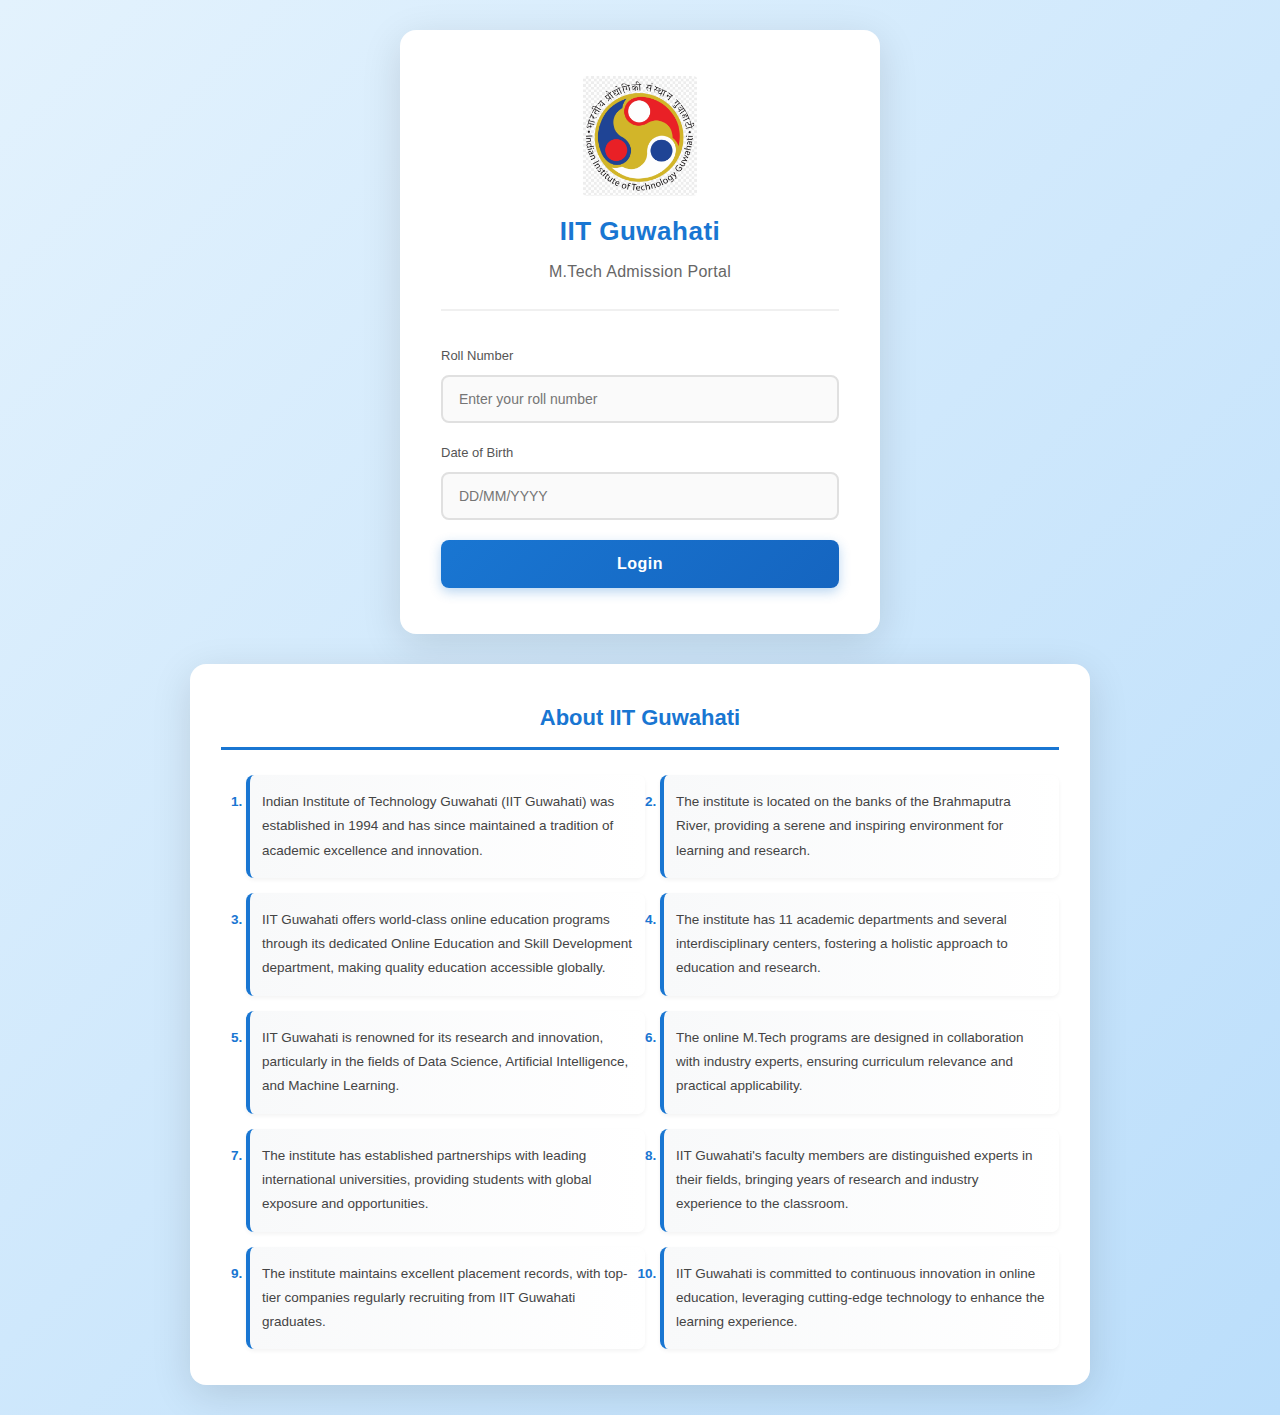
<file: index.html>
<!DOCTYPE html>
<html lang="en">
<head>
    <meta charset="UTF-8">
    <meta name="viewport" content="width=device-width, initial-scale=1.0">
    <title>IIT Guwahati - M.Tech Admission Portal</title>
    <link rel="stylesheet" href="style.css">
</head>
<body>
    <div class="login-wrapper">
        <div class="login-container">
            <div class="login-card">
                <div class="logo-section">
                    <img src="guwahatilogo.png" alt="IIT Guwahati Logo" class="logo" onerror="this.onerror=null; this.src=''; this.style.display='none'; this.nextElementSibling.style.display='block';">
                    <div class="logo-placeholder" style="display:none;">
                        <div class="logo-fallback">IITG</div>
                        <p style="font-size: 11px; color: #999; margin-top: 5px;">Logo image required</p>
                    </div>
                    <h1>IIT Guwahati</h1>
                    <h2>M.Tech Admission Portal</h2>
                </div>
                
                <form id="loginForm" class="login-form">
                    <div class="form-group">
                        <label for="rollNumber">Roll Number</label>
                        <input type="text" id="rollNumber" name="rollNumber" placeholder="Enter your roll number" required>
                    </div>
                    
                    <div class="form-group">
                        <label for="dob">Date of Birth</label>
                        <input type="text" id="dob" name="dob" placeholder="DD/MM/YYYY" required>
                    </div>
                    
                    <div id="errorMessage" class="error-message"></div>
                    
                    <button type="submit" class="login-btn">Login</button>
                </form>
            </div>
        </div>
        
        <!-- About Us Section -->
        <div class="about-section-login">
            <h3 class="about-title">About IIT Guwahati</h3>
            <div class="about-card-login">
                <ol class="about-list-login">
                    <li>Indian Institute of Technology Guwahati (IIT Guwahati) was established in 1994 and has since maintained a tradition of academic excellence and innovation.</li>
                    <li>The institute is located on the banks of the Brahmaputra River, providing a serene and inspiring environment for learning and research.</li>
                    <li>IIT Guwahati offers world-class online education programs through its dedicated Online Education and Skill Development department, making quality education accessible globally.</li>
                    <li>The institute has 11 academic departments and several interdisciplinary centers, fostering a holistic approach to education and research.</li>
                    <li>IIT Guwahati is renowned for its research and innovation, particularly in the fields of Data Science, Artificial Intelligence, and Machine Learning.</li>
                    <li>The online M.Tech programs are designed in collaboration with industry experts, ensuring curriculum relevance and practical applicability.</li>
                    <li>The institute has established partnerships with leading international universities, providing students with global exposure and opportunities.</li>
                    <li>IIT Guwahati's faculty members are distinguished experts in their fields, bringing years of research and industry experience to the classroom.</li>
                    <li>The institute maintains excellent placement records, with top-tier companies regularly recruiting from IIT Guwahati graduates.</li>
                    <li>IIT Guwahati is committed to continuous innovation in online education, leveraging cutting-edge technology to enhance the learning experience.</li>
                </ol>
            </div>
        </div>
    </div>
    
    <script src="script.js"></script>
</body>
</html>
</file>
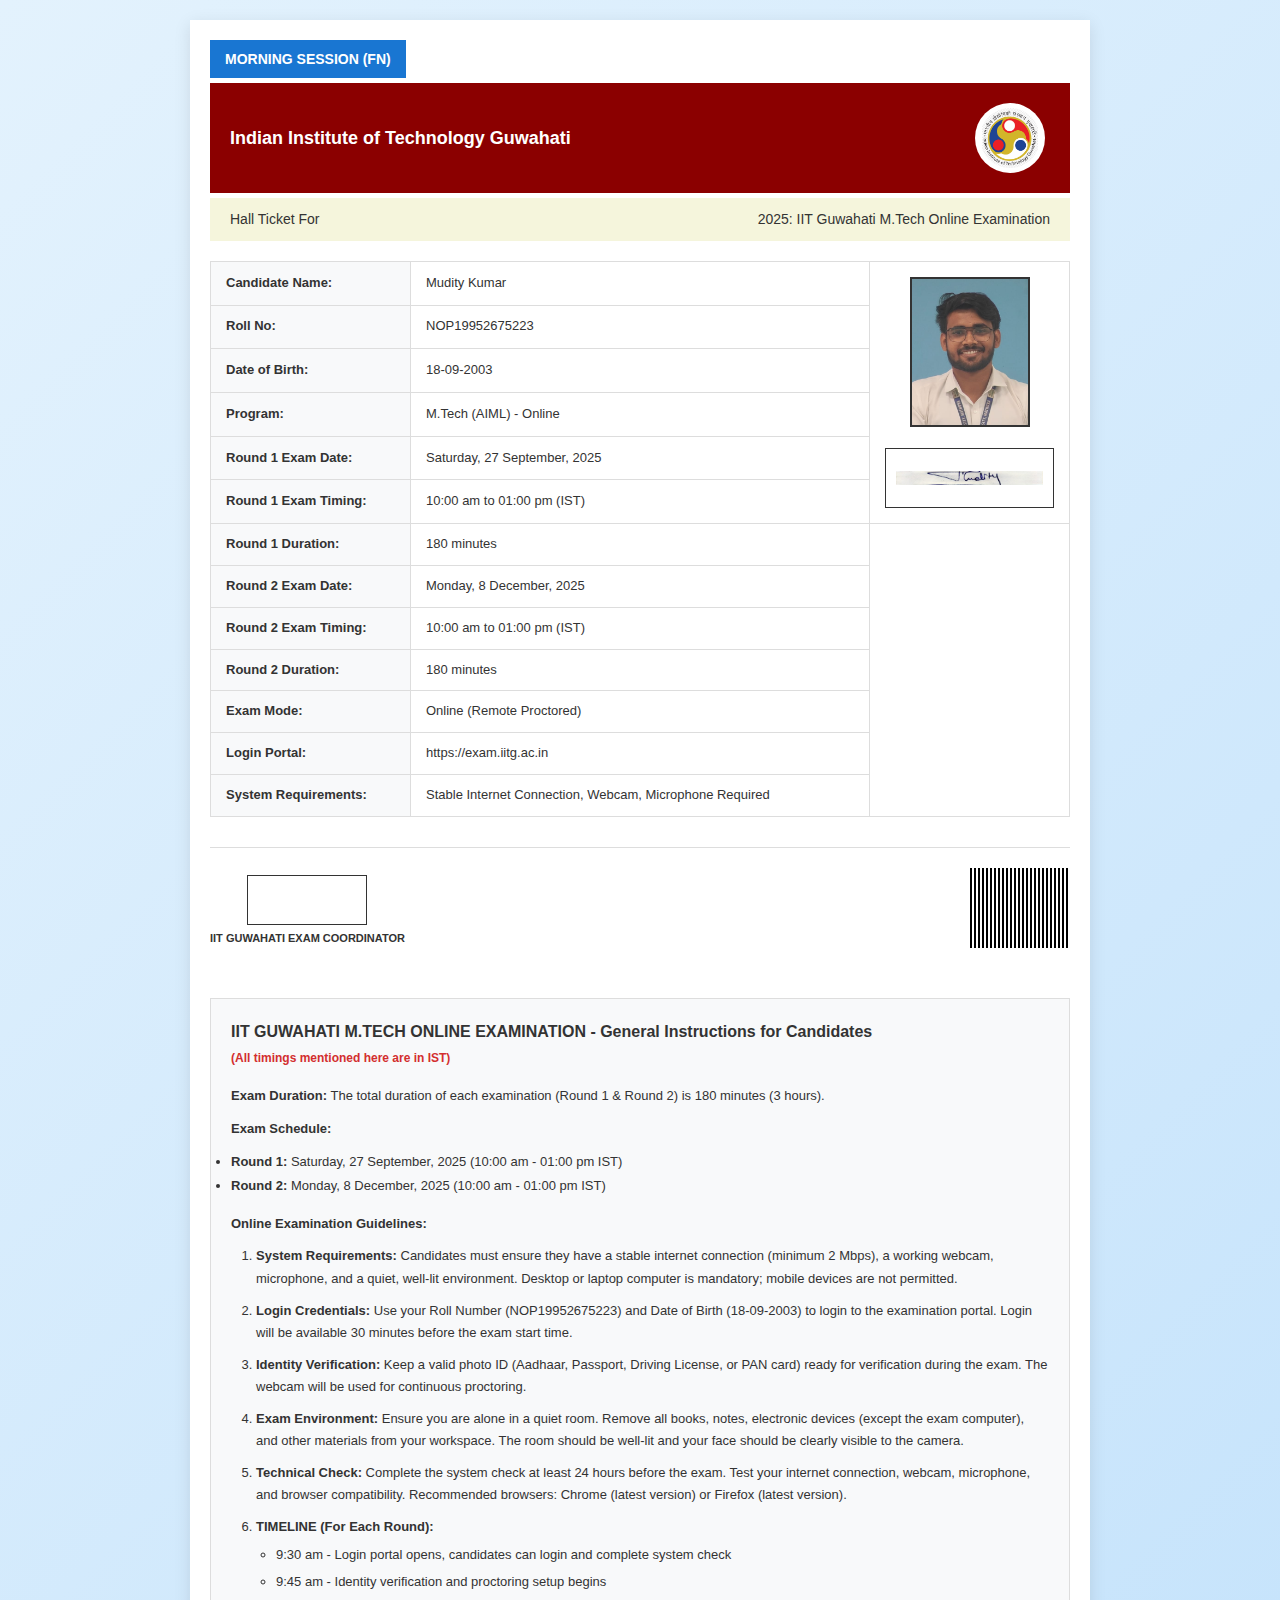
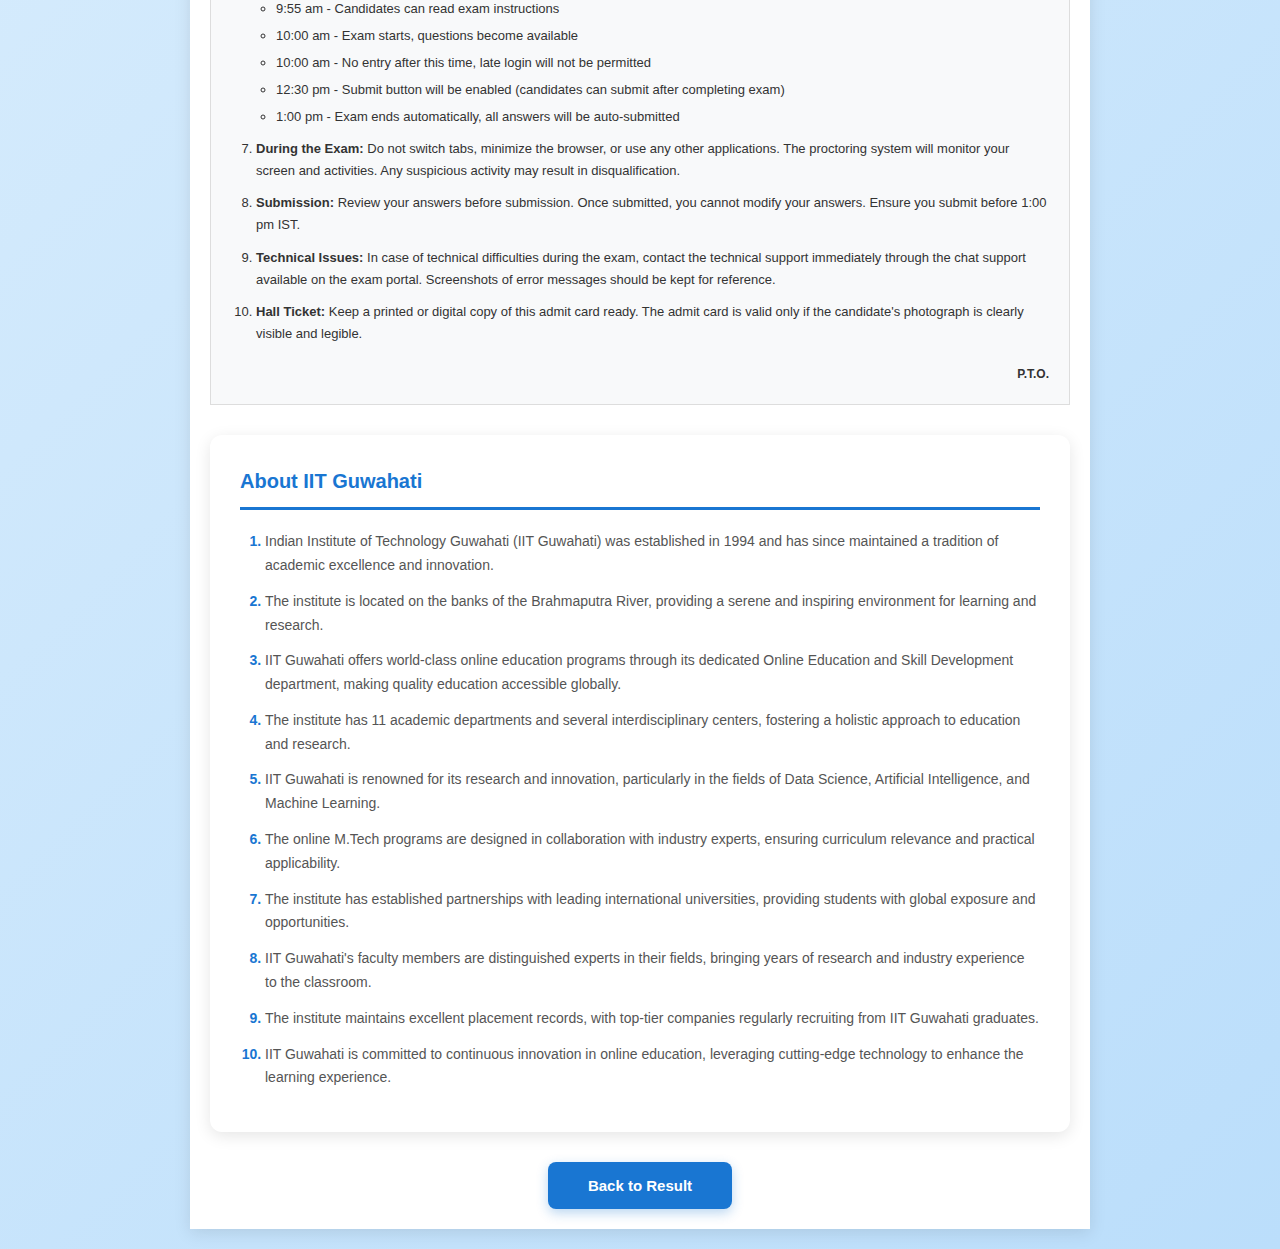
<file: admitcard.html>
<!DOCTYPE html>
<html lang="en">
<head>
    <meta charset="UTF-8">
    <meta name="viewport" content="width=device-width, initial-scale=1.0">
    <title>Admit Card - IIT Guwahati</title>
    <link rel="stylesheet" href="style.css">
</head>
<body>
    <div class="admit-card-container">
        <!-- Header Section -->
        <div class="admit-header">
            <div class="session-badge">MORNING SESSION (FN)</div>
            <div class="header-banner">
                <div class="banner-text">Indian Institute of Technology Guwahati</div>
                <div class="nptel-logo">
                    <img src="guwahatilogo.png" alt="IIT Guwahati Logo" class="header-logo-small" onerror="this.style.display='none'; this.nextElementSibling.style.display='flex';">
                    <div class="nptel-logo-circle" style="display:none;">IITG</div>
                </div>
            </div>
            <div class="hall-ticket-bar">
                <span>Hall Ticket For</span>
                <span>2025: IIT Guwahati M.Tech Online Examination</span>
            </div>
        </div>

        <!-- Candidate Details Section -->
        <div class="candidate-details-section">
            <table class="candidate-table">
                <tr>
                    <td class="label-cell">Candidate Name:</td>
                    <td class="value-cell">Mudity Kumar</td>
                    <td rowspan="6" class="photo-sign-cell">
                        <div class="photo-box">
                            <img src="profilephoto.png" alt="Candidate Photo" class="candidate-photo" onerror="this.style.display='none';">
                            <div class="signature-box">
                                <img src="studentsignature.jpg" alt="Student Signature" class="signature-image" onerror="this.style.display='none'; this.nextElementSibling.style.display='block';">
                                <div class="signature-text" style="display:none;">V. Mudity</div>
                            </div>
                        </div>
                    </td>
                </tr>
                <tr>
                    <td class="label-cell">Roll No:</td>
                    <td class="value-cell">NOP19952675223</td>
                </tr>
                <tr>
                    <td class="label-cell">Date of Birth:</td>
                    <td class="value-cell">18-09-2003</td>
                </tr>
                <tr>
                    <td class="label-cell">Program:</td>
                    <td class="value-cell">M.Tech (AIML) - Online</td>
                </tr>
                <tr>
                    <td class="label-cell">Round 1 Exam Date:</td>
                    <td class="value-cell">Saturday, 27 September, 2025</td>
                </tr>
                <tr>
                    <td class="label-cell">Round 1 Exam Timing:</td>
                    <td class="value-cell">10:00 am to 01:00 pm (IST)</td>
                </tr>
                <tr>
                    <td class="label-cell">Round 1 Duration:</td>
                    <td class="value-cell">180 minutes</td>
                </tr>
                <tr>
                    <td class="label-cell">Round 2 Exam Date:</td>
                    <td class="value-cell">Monday, 8 December, 2025</td>
                </tr>
                <tr>
                    <td class="label-cell">Round 2 Exam Timing:</td>
                    <td class="value-cell">10:00 am to 01:00 pm (IST)</td>
                </tr>
                <tr>
                    <td class="label-cell">Round 2 Duration:</td>
                    <td class="value-cell">180 minutes</td>
                </tr>
                <tr>
                    <td class="label-cell">Exam Mode:</td>
                    <td class="value-cell">Online (Remote Proctored)</td>
                </tr>
                <tr>
                    <td class="label-cell">Login Portal:</td>
                    <td class="value-cell">https://exam.iitg.ac.in</td>
                </tr>
                <tr>
                    <td class="label-cell">System Requirements:</td>
                    <td class="value-cell">Stable Internet Connection, Webcam, Microphone Required</td>
                </tr>
            </table>
        </div>

        <!-- Footer Section -->
        <div class="admit-footer">
            <div class="coordinator-sign">
                <div class="signature-mark"></div>
                <div class="signature-label">IIT GUWAHATI EXAM COORDINATOR</div>
            </div>
            <div class="barcode-placeholder">
                <div class="barcode"></div>
            </div>
        </div>

        <!-- Instructions Section -->
        <div class="instructions-section">
            <h3 class="instructions-title">IIT GUWAHATI M.TECH ONLINE EXAMINATION - General Instructions for Candidates</h3>
            <p class="ist-note">(All timings mentioned here are in IST)</p>
            
            <div class="instruction-content">
                <p><strong>Exam Duration:</strong> The total duration of each examination (Round 1 & Round 2) is 180 minutes (3 hours).</p>
                
                <p><strong>Exam Schedule:</strong></p>
                <ul>
                    <li><strong>Round 1:</strong> Saturday, 27 September, 2025 (10:00 am - 01:00 pm IST)</li>
                    <li><strong>Round 2:</strong> Monday, 8 December, 2025 (10:00 am - 01:00 pm IST)</li>
                </ul>
                
                <div class="instruction-list">
                    <p><strong>Online Examination Guidelines:</strong></p>
                    <ol>
                        <li><strong>System Requirements:</strong> Candidates must ensure they have a stable internet connection (minimum 2 Mbps), a working webcam, microphone, and a quiet, well-lit environment. Desktop or laptop computer is mandatory; mobile devices are not permitted.</li>
                        <li><strong>Login Credentials:</strong> Use your Roll Number (NOP19952675223) and Date of Birth (18-09-2003) to login to the examination portal. Login will be available 30 minutes before the exam start time.</li>
                        <li><strong>Identity Verification:</strong> Keep a valid photo ID (Aadhaar, Passport, Driving License, or PAN card) ready for verification during the exam. The webcam will be used for continuous proctoring.</li>
                        <li><strong>Exam Environment:</strong> Ensure you are alone in a quiet room. Remove all books, notes, electronic devices (except the exam computer), and other materials from your workspace. The room should be well-lit and your face should be clearly visible to the camera.</li>
                        <li><strong>Technical Check:</strong> Complete the system check at least 24 hours before the exam. Test your internet connection, webcam, microphone, and browser compatibility. Recommended browsers: Chrome (latest version) or Firefox (latest version).</li>
                        <li><strong>TIMELINE (For Each Round):</strong>
                            <ul>
                                <li>9:30 am - Login portal opens, candidates can login and complete system check</li>
                                <li>9:45 am - Identity verification and proctoring setup begins</li>
                                <li>9:55 am - Candidates can read exam instructions</li>
                                <li>10:00 am - Exam starts, questions become available</li>
                                <li>10:00 am - No entry after this time, late login will not be permitted</li>
                                <li>12:30 pm - Submit button will be enabled (candidates can submit after completing exam)</li>
                                <li>1:00 pm - Exam ends automatically, all answers will be auto-submitted</li>
                            </ul>
                        </li>
                        <li><strong>During the Exam:</strong> Do not switch tabs, minimize the browser, or use any other applications. The proctoring system will monitor your screen and activities. Any suspicious activity may result in disqualification.</li>
                        <li><strong>Submission:</strong> Review your answers before submission. Once submitted, you cannot modify your answers. Ensure you submit before 1:00 pm IST.</li>
                        <li><strong>Technical Issues:</strong> In case of technical difficulties during the exam, contact the technical support immediately through the chat support available on the exam portal. Screenshots of error messages should be kept for reference.</li>
                        <li><strong>Hall Ticket:</strong> Keep a printed or digital copy of this admit card ready. The admit card is valid only if the candidate's photograph is clearly visible and legible.</li>
                    </ol>
                </div>
            </div>
            
            <div class="pto-note">P.T.O.</div>
        </div>

        <!-- About Us Section -->
        <div class="about-section">
            <h3 class="section-title">About IIT Guwahati</h3>
            <div class="about-card">
                <ol class="about-list">
                    <li>Indian Institute of Technology Guwahati (IIT Guwahati) was established in 1994 and has since maintained a tradition of academic excellence and innovation.</li>
                    <li>The institute is located on the banks of the Brahmaputra River, providing a serene and inspiring environment for learning and research.</li>
                    <li>IIT Guwahati offers world-class online education programs through its dedicated Online Education and Skill Development department, making quality education accessible globally.</li>
                    <li>The institute has 11 academic departments and several interdisciplinary centers, fostering a holistic approach to education and research.</li>
                    <li>IIT Guwahati is renowned for its research and innovation, particularly in the fields of Data Science, Artificial Intelligence, and Machine Learning.</li>
                    <li>The online M.Tech programs are designed in collaboration with industry experts, ensuring curriculum relevance and practical applicability.</li>
                    <li>The institute has established partnerships with leading international universities, providing students with global exposure and opportunities.</li>
                    <li>IIT Guwahati's faculty members are distinguished experts in their fields, bringing years of research and industry experience to the classroom.</li>
                    <li>The institute maintains excellent placement records, with top-tier companies regularly recruiting from IIT Guwahati graduates.</li>
                    <li>IIT Guwahati is committed to continuous innovation in online education, leveraging cutting-edge technology to enhance the learning experience.</li>
                </ol>
            </div>
        </div>

        <!-- Back Button -->
        <div class="button-section" style="margin-top: 30px;">
            <button class="back-btn" onclick="window.location.href='result.html'">Back to Result</button>
        </div>
    </div>
    
    <script src="script.js"></script>
</body>
</html>
</file>
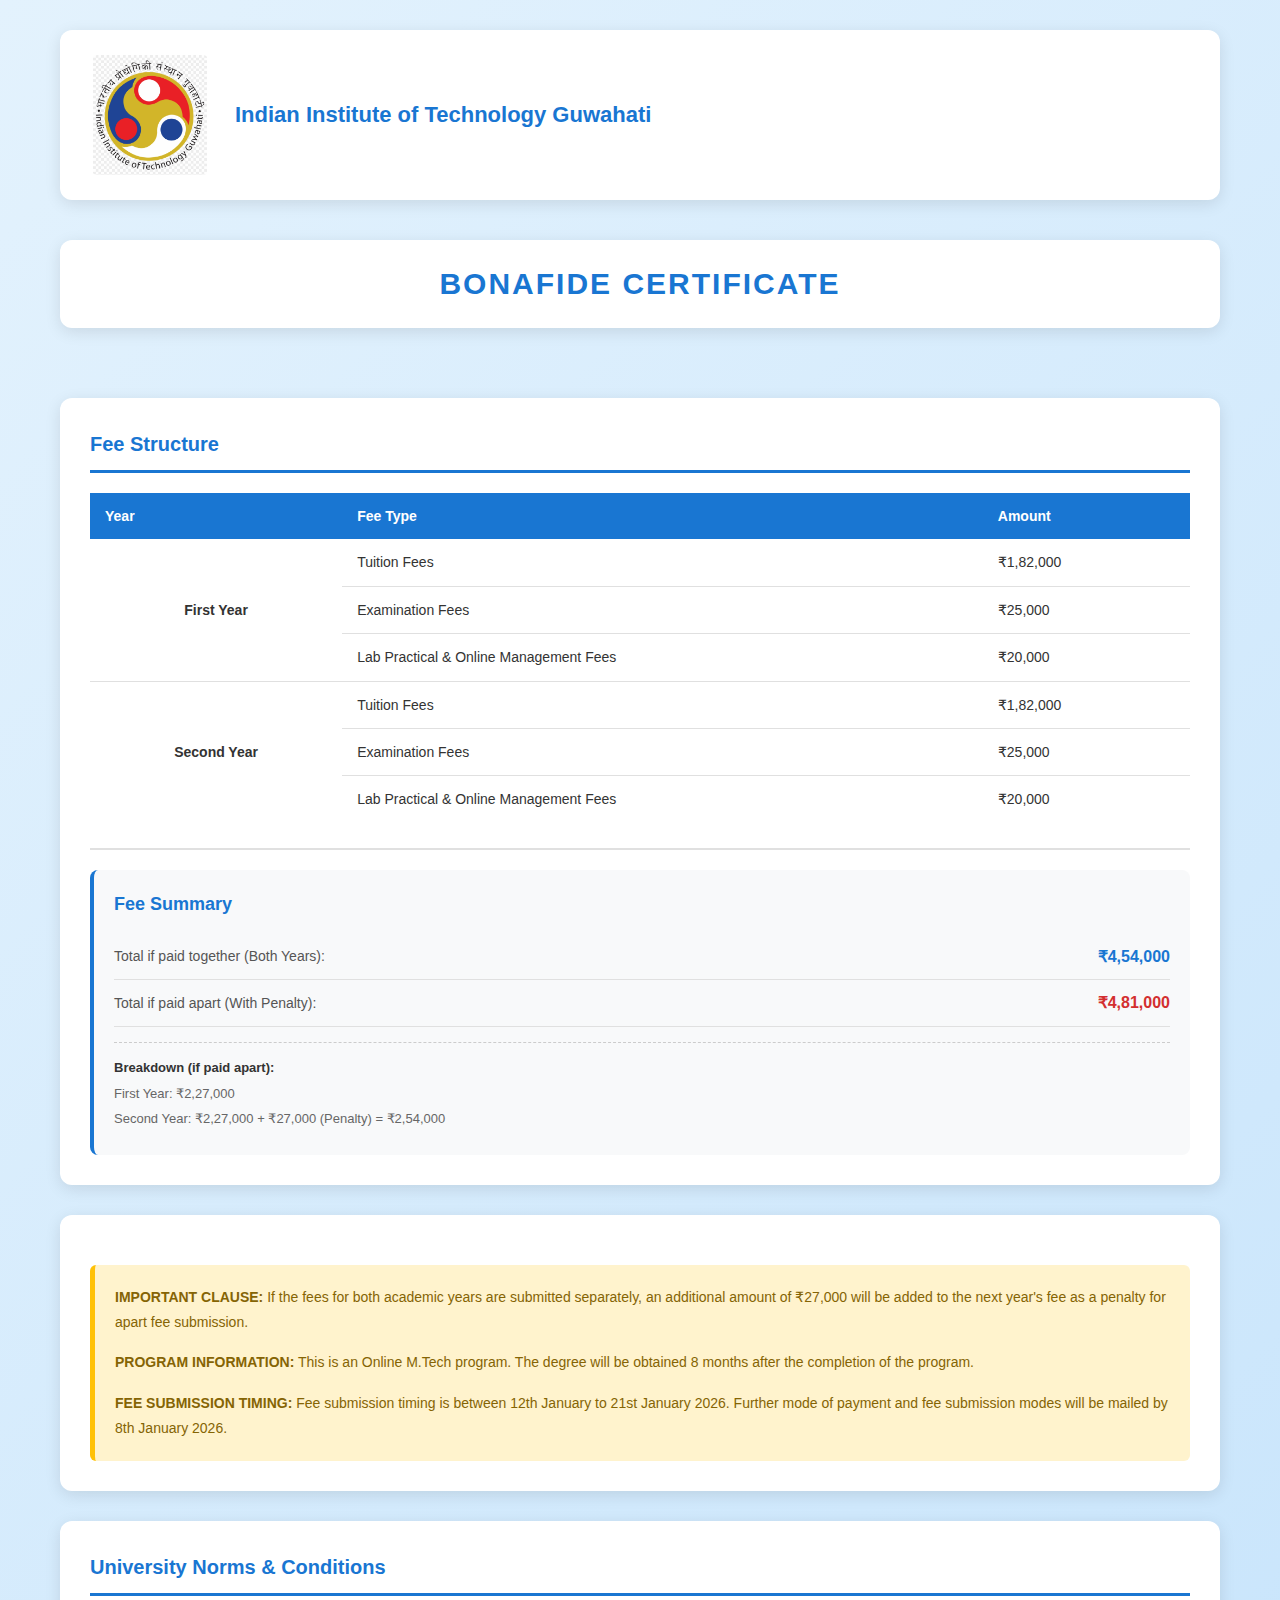
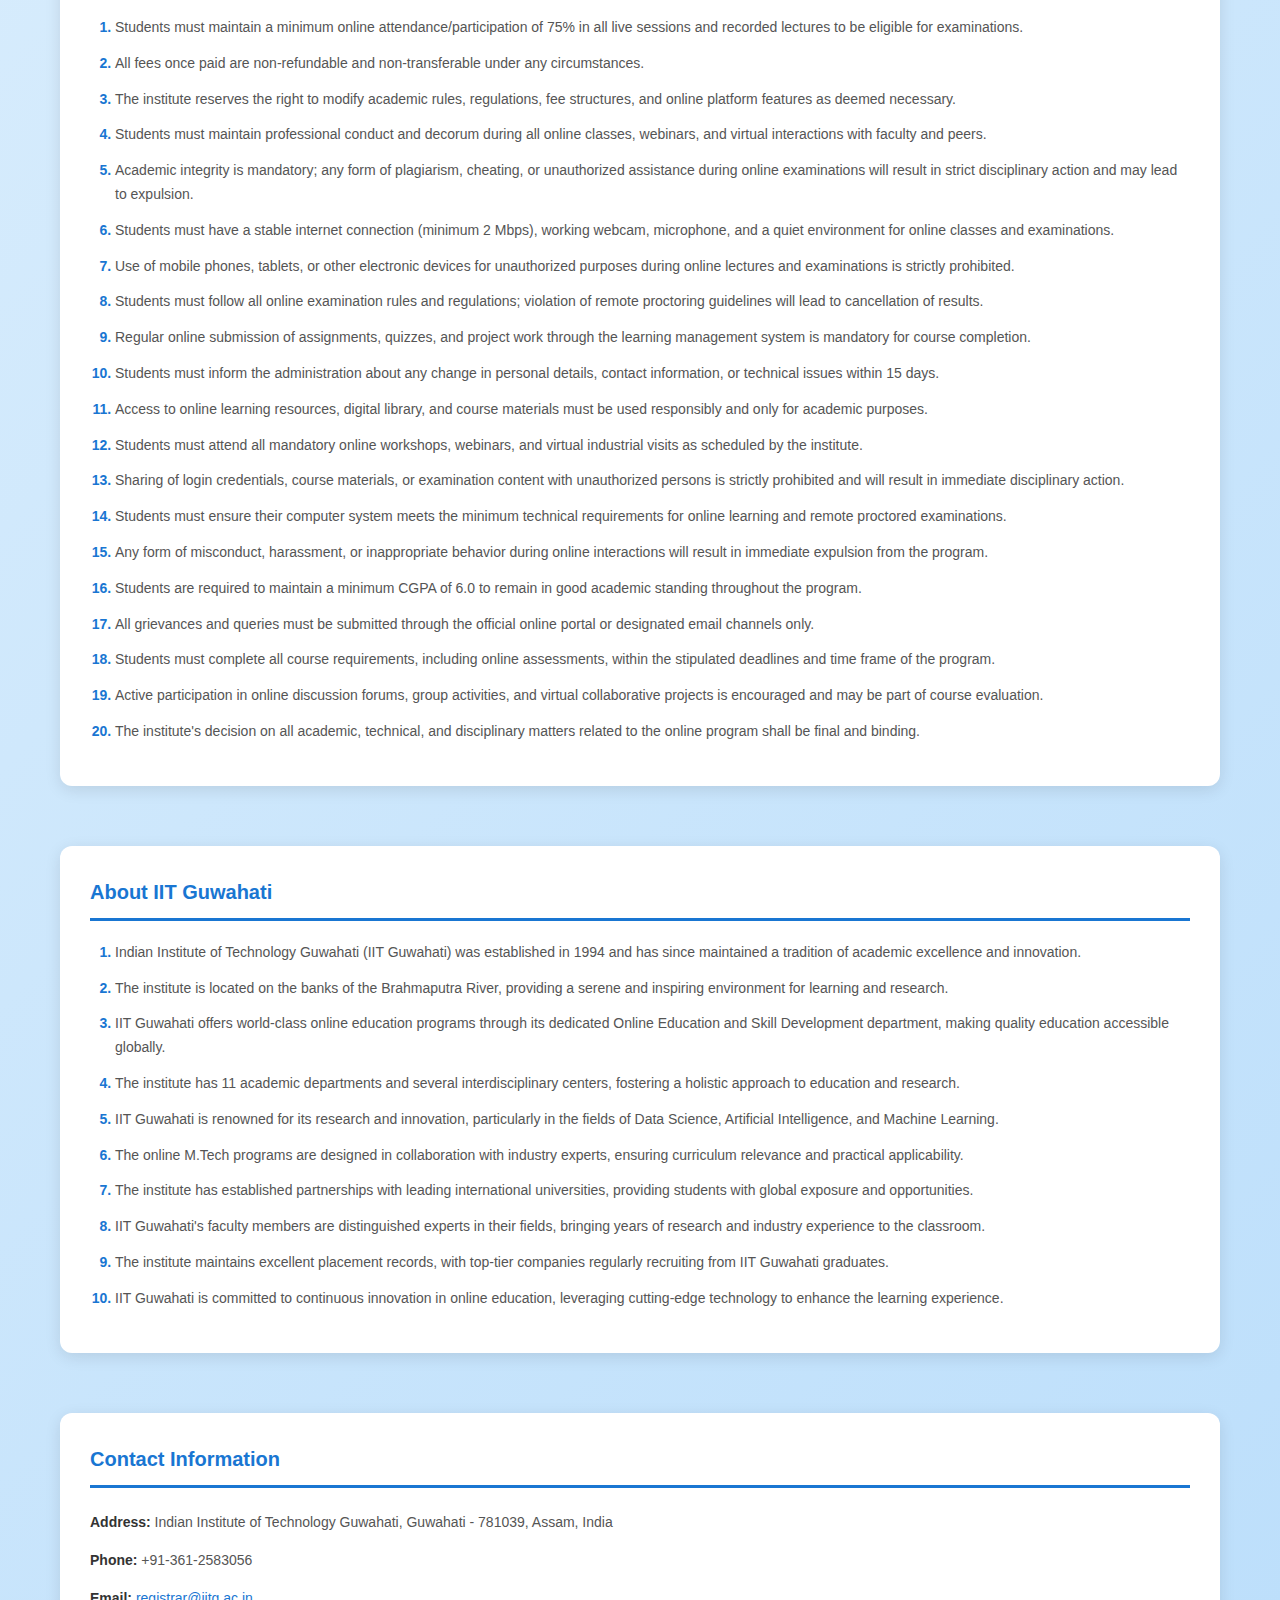
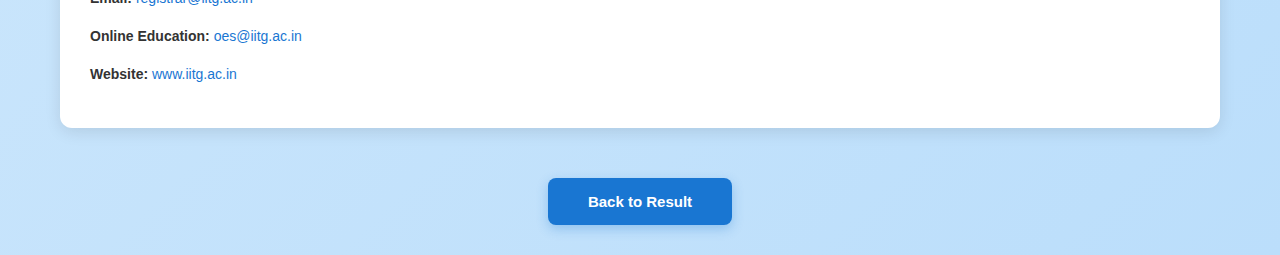
<file: bonafide.html>
<!DOCTYPE html>
<html lang="en">
<head>
    <meta charset="UTF-8">
    <meta name="viewport" content="width=device-width, initial-scale=1.0">
    <title>Bonafide Certificate - IIT Guwahati</title>
    <link rel="stylesheet" href="style.css">
</head>
<body>
    <div class="bonafide-container">
        <header class="bonafide-header">
            <div class="header-left">
                <img src="guwahatilogo.png" alt="IIT Guwahati Logo" class="header-logo" onerror="this.onerror=null; this.src=''; this.style.display='none'; this.nextElementSibling.style.display='flex';">
                <div class="logo-placeholder" style="display:none;">
                    <div class="logo-fallback">IITG</div>
                </div>
            </div>
            <div class="header-right">
                <h1>Indian Institute of Technology Guwahati</h1>
            </div>
        </header>
        
        <div class="bonafide-content">
            <h2 class="bonafide-title">BONAFIDE CERTIFICATE</h2>
            
            <div class="fee-section">
                <h3 class="section-title">Fee Structure</h3>
                <div class="fee-card">
                    <table class="fee-table">
                        <thead>
                            <tr>
                                <th>Year</th>
                                <th>Fee Type</th>
                                <th>Amount</th>
                            </tr>
                        </thead>
                        <tbody>
                            <tr>
                                <td rowspan="3" class="year-cell">First Year</td>
                                <td>Tuition Fees</td>
                                <td>₹1,82,000</td>
                            </tr>
                            <tr>
                                <td>Examination Fees</td>
                                <td>₹25,000</td>
                            </tr>
                            <tr>
                                <td>Lab Practical & Online Management Fees</td>
                                <td>₹20,000</td>
                            </tr>
                            <tr>
                                <td rowspan="3" class="year-cell">Second Year</td>
                                <td>Tuition Fees</td>
                                <td>₹1,82,000</td>
                            </tr>
                            <tr>
                                <td>Examination Fees</td>
                                <td>₹25,000</td>
                            </tr>
                            <tr>
                                <td>Lab Practical & Online Management Fees</td>
                                <td>₹20,000</td>
                            </tr>
                        </tbody>
                    </table>
                    
                    <div class="total-section">
                        <div class="total-box">
                            <h4>Fee Summary</h4>
                            <div class="total-row">
                                <span class="total-label">Total if paid together (Both Years):</span>
                                <span class="total-amount">₹4,54,000</span>
                            </div>
                            <div class="total-row">
                                <span class="total-label">Total if paid apart (With Penalty):</span>
                                <span class="total-amount penalty">₹4,81,000</span>
                            </div>
                            <div class="total-breakdown">
                                <p><strong>Breakdown (if paid apart):</strong></p>
                                <p>First Year: ₹2,27,000</p>
                                <p>Second Year: ₹2,27,000 + ₹27,000 (Penalty) = ₹2,54,000</p>
                            </div>
                        </div>
                    </div>
                </div>
            </div>
            
            <div class="clause-section">
                <div class="clause-box">
                    <p class="clause-text">
                        <strong>IMPORTANT CLAUSE:</strong> If the fees for both academic years are submitted separately, an additional amount of ₹27,000 will be added to the next year's fee as a penalty for apart fee submission.
                    </p>
                    <p class="clause-text" style="margin-top: 15px;">
                        <strong>PROGRAM INFORMATION:</strong> This is an Online M.Tech program. The degree will be obtained 8 months after the completion of the program.
                    </p>
                    <p class="clause-text" style="margin-top: 15px;">
                        <strong>FEE SUBMISSION TIMING:</strong> Fee submission timing is between 12th January to 21st January 2026. Further mode of payment and fee submission modes will be mailed by 8th January 2026.
                    </p>
                </div>
            </div>
            
            <div class="norms-section">
                <h3 class="section-title">University Norms & Conditions</h3>
                <div class="norms-card">
                    <ol class="norms-list">
                        <li>Students must maintain a minimum online attendance/participation of 75% in all live sessions and recorded lectures to be eligible for examinations.</li>
                        <li>All fees once paid are non-refundable and non-transferable under any circumstances.</li>
                        <li>The institute reserves the right to modify academic rules, regulations, fee structures, and online platform features as deemed necessary.</li>
                        <li>Students must maintain professional conduct and decorum during all online classes, webinars, and virtual interactions with faculty and peers.</li>
                        <li>Academic integrity is mandatory; any form of plagiarism, cheating, or unauthorized assistance during online examinations will result in strict disciplinary action and may lead to expulsion.</li>
                        <li>Students must have a stable internet connection (minimum 2 Mbps), working webcam, microphone, and a quiet environment for online classes and examinations.</li>
                        <li>Use of mobile phones, tablets, or other electronic devices for unauthorized purposes during online lectures and examinations is strictly prohibited.</li>
                        <li>Students must follow all online examination rules and regulations; violation of remote proctoring guidelines will lead to cancellation of results.</li>
                        <li>Regular online submission of assignments, quizzes, and project work through the learning management system is mandatory for course completion.</li>
                        <li>Students must inform the administration about any change in personal details, contact information, or technical issues within 15 days.</li>
                        <li>Access to online learning resources, digital library, and course materials must be used responsibly and only for academic purposes.</li>
                        <li>Students must attend all mandatory online workshops, webinars, and virtual industrial visits as scheduled by the institute.</li>
                        <li>Sharing of login credentials, course materials, or examination content with unauthorized persons is strictly prohibited and will result in immediate disciplinary action.</li>
                        <li>Students must ensure their computer system meets the minimum technical requirements for online learning and remote proctored examinations.</li>
                        <li>Any form of misconduct, harassment, or inappropriate behavior during online interactions will result in immediate expulsion from the program.</li>
                        <li>Students are required to maintain a minimum CGPA of 6.0 to remain in good academic standing throughout the program.</li>
                        <li>All grievances and queries must be submitted through the official online portal or designated email channels only.</li>
                        <li>Students must complete all course requirements, including online assessments, within the stipulated deadlines and time frame of the program.</li>
                        <li>Active participation in online discussion forums, group activities, and virtual collaborative projects is encouraged and may be part of course evaluation.</li>
                        <li>The institute's decision on all academic, technical, and disciplinary matters related to the online program shall be final and binding.</li>
                    </ol>
                </div>
            </div>
            
            <!-- About Us Section -->
            <div class="about-section">
                <h3 class="section-title">About IIT Guwahati</h3>
                <div class="about-card">
                    <ol class="about-list">
                        <li>Indian Institute of Technology Guwahati (IIT Guwahati) was established in 1994 and has since maintained a tradition of academic excellence and innovation.</li>
                        <li>The institute is located on the banks of the Brahmaputra River, providing a serene and inspiring environment for learning and research.</li>
                        <li>IIT Guwahati offers world-class online education programs through its dedicated Online Education and Skill Development department, making quality education accessible globally.</li>
                        <li>The institute has 11 academic departments and several interdisciplinary centers, fostering a holistic approach to education and research.</li>
                        <li>IIT Guwahati is renowned for its research and innovation, particularly in the fields of Data Science, Artificial Intelligence, and Machine Learning.</li>
                        <li>The online M.Tech programs are designed in collaboration with industry experts, ensuring curriculum relevance and practical applicability.</li>
                        <li>The institute has established partnerships with leading international universities, providing students with global exposure and opportunities.</li>
                        <li>IIT Guwahati's faculty members are distinguished experts in their fields, bringing years of research and industry experience to the classroom.</li>
                        <li>The institute maintains excellent placement records, with top-tier companies regularly recruiting from IIT Guwahati graduates.</li>
                        <li>IIT Guwahati is committed to continuous innovation in online education, leveraging cutting-edge technology to enhance the learning experience.</li>
                    </ol>
                </div>
            </div>

            <!-- Contact Information Section -->
            <div class="contact-section">
                <h3 class="section-title">Contact Information</h3>
                <div class="contact-card">
                    <div class="contact-details">
                        <p><strong>Address:</strong> Indian Institute of Technology Guwahati, Guwahati - 781039, Assam, India</p>
                        <p><strong>Phone:</strong> +91-361-2583056</p>
                        <p><strong>Email:</strong> <a href="mailto:registrar@iitg.ac.in">registrar@iitg.ac.in</a></p>
                        <p><strong>Online Education:</strong> <a href="mailto:oes@iitg.ac.in">oes@iitg.ac.in</a></p>
                        <p><strong>Website:</strong> <a href="https://www.iitg.ac.in" target="_blank">www.iitg.ac.in</a></p>
                    </div>
                </div>
            </div>
            
            <div class="button-section">
                <button class="back-btn" onclick="window.location.href='result.html'">Back to Result</button>
            </div>
        </div>
    </div>
    
    <script src="script.js"></script>
</body>
</html>
</file>
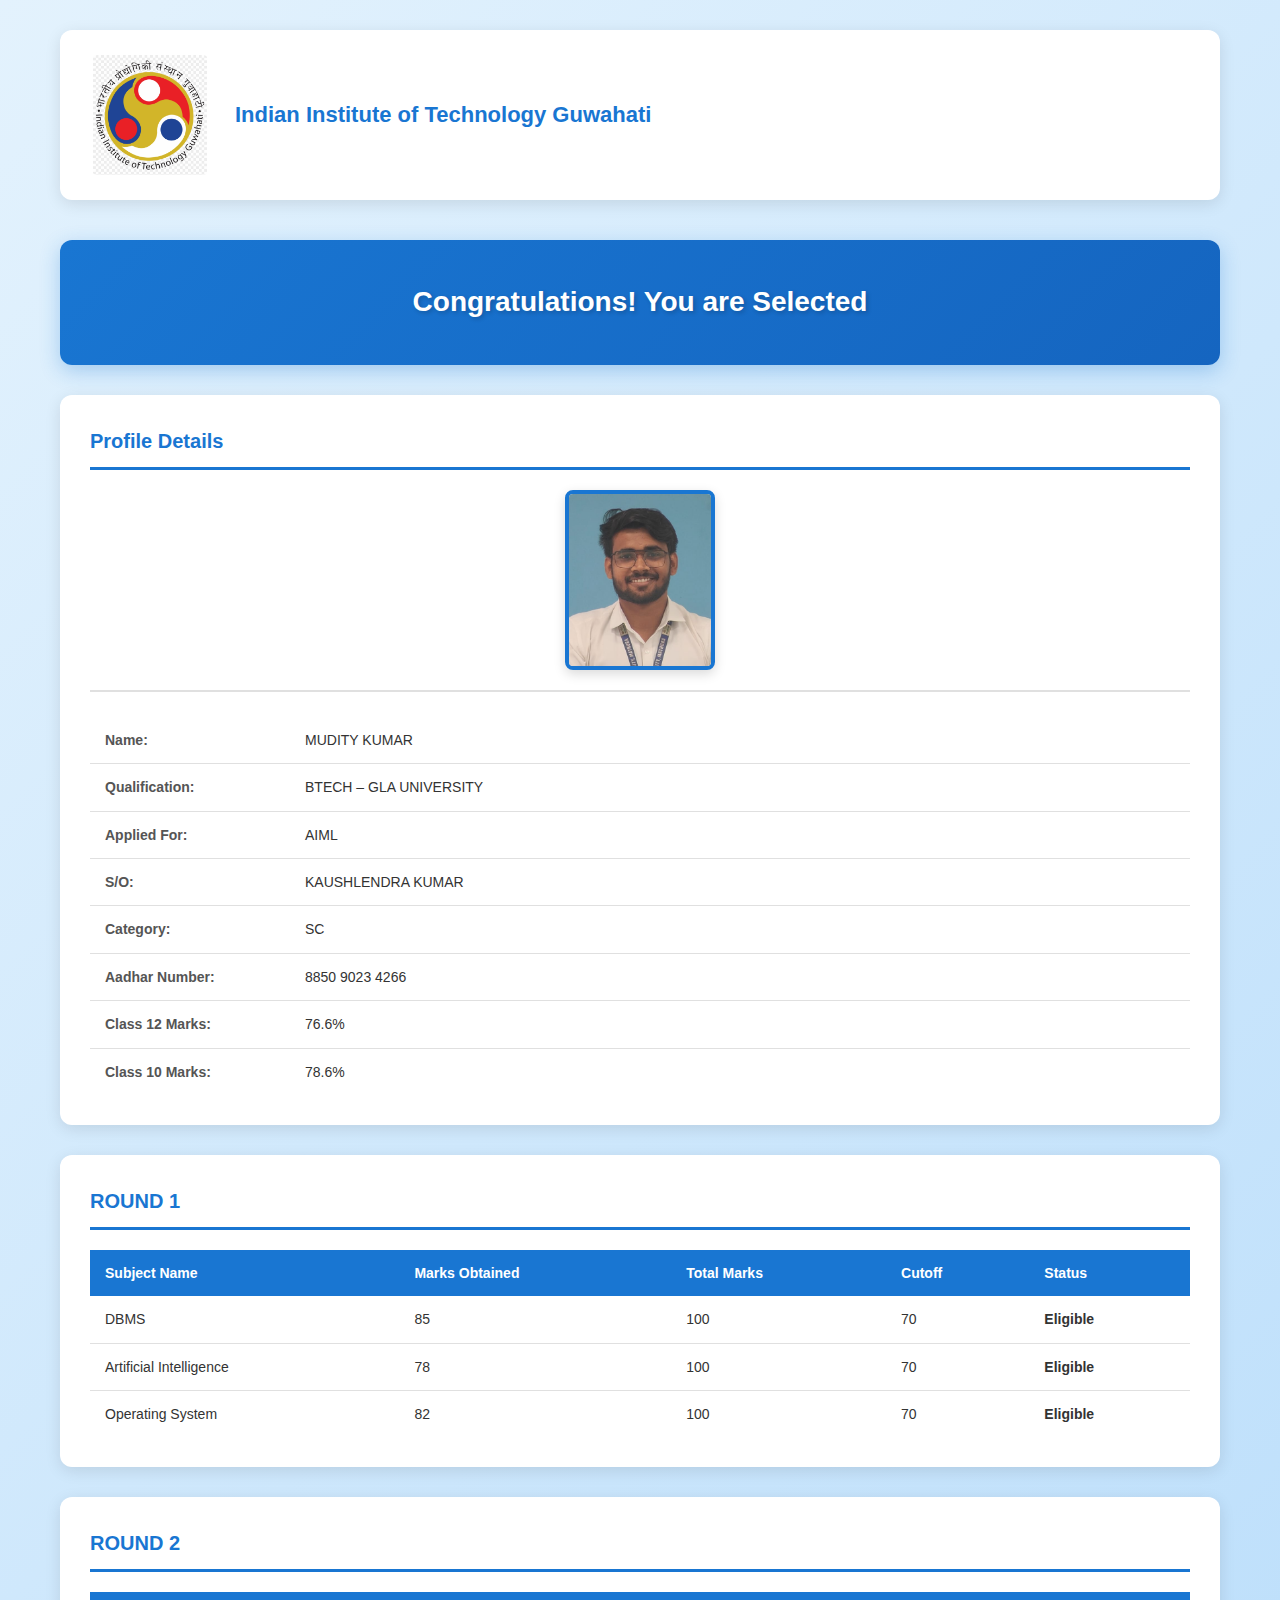
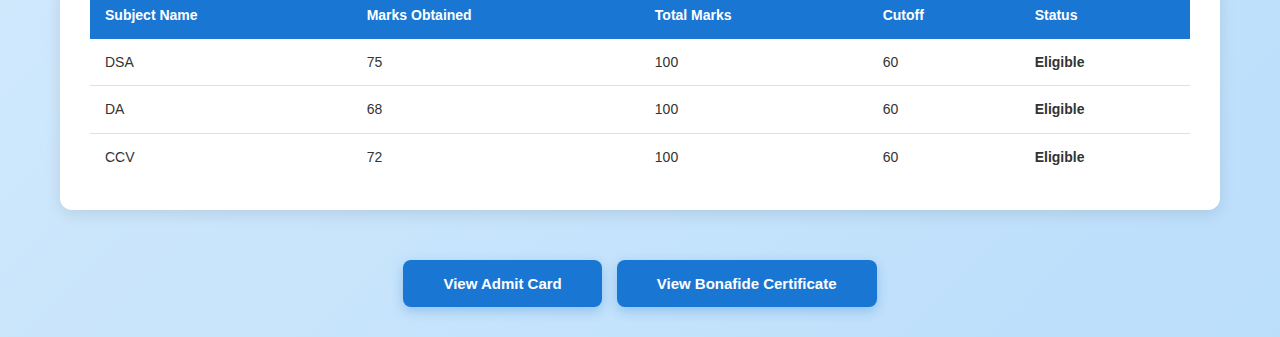
<file: result.html>
<!DOCTYPE html>
<html lang="en">
<head>
    <meta charset="UTF-8">
    <meta name="viewport" content="width=device-width, initial-scale=1.0">
    <title>Admission Result - IIT Guwahati</title>
    <link rel="stylesheet" href="style.css">
</head>
<body>
    <div class="result-container">
        <header class="result-header">
            <div class="header-left">
                <img src="guwahatilogo.png" alt="IIT Guwahati Logo" class="header-logo" onerror="this.onerror=null; this.src=''; this.style.display='none'; this.nextElementSibling.style.display='flex';">
                <div class="logo-placeholder" style="display:none;">
                    <div class="logo-fallback">IITG</div>
                </div>
            </div>
            <div class="header-right">
                <h1>Indian Institute of Technology Guwahati</h1>
            </div>
        </header>
        
        <div class="result-content">
            <div class="congratulations-section">
                <h2 class="congratulations-title">Congratulations! You are Selected</h2>
            </div>
            
            <div class="profile-section">
                <h3 class="section-title">Profile Details</h3>
                <div class="profile-card">
                    <div class="photo-container">
                        <img src="profilephoto.png" alt="Student Photo" class="student-photo" onerror="this.onerror=null; this.style.display='none'; var placeholder = this.nextElementSibling; if(placeholder) placeholder.style.display='flex';">
                        <div class="photo-placeholder" style="display:none;">
                            <p>Photo will appear here</p>
                            <p style="font-size: 12px; color: #999; margin-top: 10px;">Add your photo as 'profilephoto.png' in the same folder</p>
                        </div>
                    </div>
                    <table class="profile-table">
                        <tr>
                            <td class="label">Name:</td>
                            <td class="value">MUDITY KUMAR</td>
                        </tr>
                        <tr>
                            <td class="label">Qualification:</td>
                            <td class="value">BTECH – GLA UNIVERSITY</td>
                        </tr>
                        <tr>
                            <td class="label">Applied For:</td>
                            <td class="value">AIML</td>
                        </tr>
                        <tr>
                            <td class="label">S/O:</td>
                            <td class="value">KAUSHLENDRA KUMAR</td>
                        </tr>
                        <tr>
                            <td class="label">Category:</td>
                            <td class="value">SC</td>
                        </tr>
                        <tr>
                            <td class="label">Aadhar Number:</td>
                            <td class="value">8850 9023 4266</td>
                        </tr>
                        <tr>
                            <td class="label">Class 12 Marks:</td>
                            <td class="value">76.6%</td>
                        </tr>
                        <tr>
                            <td class="label">Class 10 Marks:</td>
                            <td class="value">78.6%</td>
                        </tr>
                    </table>
                </div>
            </div>
            
            <div class="round-section">
                <h3 class="section-title">ROUND 1</h3>
                <div class="round-card">
                    <table class="result-table">
                        <thead>
                            <tr>
                                <th>Subject Name</th>
                                <th>Marks Obtained</th>
                                <th>Total Marks</th>
                                <th>Cutoff</th>
                                <th>Status</th>
                            </tr>
                        </thead>
                        <tbody>
                            <tr>
                                <td>DBMS</td>
                                <td>85</td>
                                <td>100</td>
                                <td>70</td>
                                <td class="status-eligible">Eligible</td>
                            </tr>
                            <tr>
                                <td>Artificial Intelligence</td>
                                <td>78</td>
                                <td>100</td>
                                <td>70</td>
                                <td class="status-eligible">Eligible</td>
                            </tr>
                            <tr>
                                <td>Operating System</td>
                                <td>82</td>
                                <td>100</td>
                                <td>70</td>
                                <td class="status-eligible">Eligible</td>
                            </tr>
                        </tbody>
                    </table>
                </div>
            </div>
            
            <div class="round-section">
                <h3 class="section-title">ROUND 2</h3>
                <div class="round-card">
                    <table class="result-table">
                        <thead>
                            <tr>
                                <th>Subject Name</th>
                                <th>Marks Obtained</th>
                                <th>Total Marks</th>
                                <th>Cutoff</th>
                                <th>Status</th>
                            </tr>
                        </thead>
                        <tbody>
                            <tr>
                                <td>DSA</td>
                                <td>75</td>
                                <td>100</td>
                                <td>60</td>
                                <td class="status-eligible">Eligible</td>
                            </tr>
                            <tr>
                                <td>DA</td>
                                <td>68</td>
                                <td>100</td>
                                <td>60</td>
                                <td class="status-eligible">Eligible</td>
                            </tr>
                            <tr>
                                <td>CCV</td>
                                <td>72</td>
                                <td>100</td>
                                <td>60</td>
                                <td class="status-eligible">Eligible</td>
                            </tr>
                        </tbody>
                    </table>
                </div>
            </div>
            
            <div class="button-section">
                <button class="bonafide-btn" onclick="window.location.href='admitcard.html'">View Admit Card</button>
                <button class="bonafide-btn" onclick="window.location.href='bonafide.html'">View Bonafide Certificate</button>
            </div>
        </div>
    </div>
    
    <script src="script.js"></script>
</body>
</html>
</file>
<file: style.css>
* {
    margin: 0;
    padding: 0;
    box-sizing: border-box;
    -webkit-tap-highlight-color: transparent;
}

html {
    -webkit-text-size-adjust: 100%;
    -ms-text-size-adjust: 100%;
}

body {
    font-family: 'Segoe UI', Tahoma, Geneva, Verdana, sans-serif;
    background: linear-gradient(135deg, #e3f2fd 0%, #bbdefb 100%);
    min-height: 100vh;
    color: #333;
    line-height: 1.6;
    font-size: 14px;
    overflow-x: hidden;
}

img {
    max-width: 100%;
    height: auto;
}

/* ==================== LOGIN PAGE ==================== */
.login-wrapper {
    min-height: 100vh;
    padding: 30px 20px;
    display: flex;
    flex-direction: column;
    align-items: center;
    gap: 30px;
    max-width: 1400px;
    margin: 0 auto;
}

.login-container {
    display: flex;
    justify-content: center;
    align-items: center;
    width: 100%;
    flex: 1;
}

.login-card {
    background: white;
    border-radius: 16px;
    box-shadow: 0 10px 40px rgba(0, 0, 0, 0.12);
    padding: 45px 40px;
    width: 100%;
    max-width: 480px;
    animation: fadeIn 0.5s ease-in;
    border: 1px solid rgba(255, 255, 255, 0.8);
}

@keyframes fadeIn {
    from {
        opacity: 0;
        transform: translateY(-20px);
    }
    to {
        opacity: 1;
        transform: translateY(0);
    }
}

.logo-section {
    text-align: center;
    margin-bottom: 35px;
    padding-bottom: 25px;
    border-bottom: 2px solid #f0f0f0;
}

.logo {
    width: 120px;
    height: 120px;
    margin-bottom: 15px;
    border-radius: 8px;
    object-fit: contain;
    display: block;
    margin-left: auto;
    margin-right: auto;
    background: transparent;
}

.logo-placeholder {
    width: 120px;
    height: 120px;
    margin: 0 auto 15px;
    display: flex;
    flex-direction: column;
    align-items: center;
    justify-content: center;
    border-radius: 8px;
    background: #f5f5f5;
    border: 2px dashed #1976d2;
}

.logo-fallback {
    width: 100px;
    height: 100px;
    background: linear-gradient(135deg, #1976d2 0%, #1565c0 100%);
    color: white;
    border-radius: 50%;
    display: flex;
    align-items: center;
    justify-content: center;
    font-size: 32px;
    font-weight: 700;
    letter-spacing: 2px;
}

.logo-section h1 {
    color: #1976d2;
    font-size: 26px;
    margin-bottom: 6px;
    font-weight: 700;
    letter-spacing: 0.5px;
}

.logo-section h2 {
    color: #666;
    font-size: 16px;
    font-weight: 500;
    letter-spacing: 0.3px;
}

.login-form {
    margin-top: 30px;
}

.form-group {
    margin-bottom: 20px;
}

.form-group label {
    display: block;
    margin-bottom: 8px;
    color: #555;
    font-weight: 500;
    font-size: 13px;
}

.form-group input {
    width: 100%;
    padding: 14px 16px;
    border: 2px solid #e0e0e0;
    border-radius: 8px;
    font-size: 14px;
    transition: all 0.3s;
    background: #fafafa;
}

.form-group input:focus {
    outline: none;
    border-color: #1976d2;
    background: white;
    box-shadow: 0 0 0 3px rgba(25, 118, 210, 0.1);
}

.error-message {
    color: #d32f2f;
    font-size: 13px;
    margin-bottom: 15px;
    padding: 10px;
    background: #ffebee;
    border-radius: 6px;
    display: none;
}

.error-message.show {
    display: block;
}

.login-btn {
    width: 100%;
    padding: 15px;
    background: linear-gradient(135deg, #1976d2 0%, #1565c0 100%);
    color: white;
    border: none;
    border-radius: 8px;
    font-size: 16px;
    font-weight: 600;
    cursor: pointer;
    transition: all 0.3s;
    box-shadow: 0 4px 12px rgba(25, 118, 210, 0.3);
    letter-spacing: 0.5px;
}

.login-btn:hover {
    background: linear-gradient(135deg, #1565c0 0%, #0d47a1 100%);
    transform: translateY(-2px);
    box-shadow: 0 6px 16px rgba(25, 118, 210, 0.4);
}

.login-btn:active {
    transform: translateY(0);
    box-shadow: 0 2px 8px rgba(25, 118, 210, 0.3);
}

/* ==================== RESULT PAGE ==================== */
.result-container {
    max-width: 1200px;
    margin: 0 auto;
    padding: 30px 20px;
}

.result-header {
    display: flex;
    align-items: center;
    gap: 25px;
    margin-bottom: 40px;
    background: white;
    padding: 25px 30px;
    border-radius: 12px;
    box-shadow: 0 4px 16px rgba(0, 0, 0, 0.1);
}

.header-left {
    flex-shrink: 0;
}

.header-right {
    flex: 1;
}

.header-logo {
    width: 120px;
    height: 120px;
    border-radius: 8px;
    object-fit: contain;
    display: block;
    background: transparent;
}

.header-left .logo-placeholder {
    width: 120px;
    height: 120px;
    display: flex;
    align-items: center;
    justify-content: center;
    border-radius: 8px;
    background: #f5f5f5;
    border: 2px dashed #1976d2;
}

.header-left .logo-fallback {
    width: 100px;
    height: 100px;
    background: linear-gradient(135deg, #1976d2 0%, #1565c0 100%);
    color: white;
    border-radius: 50%;
    display: flex;
    align-items: center;
    justify-content: center;
    font-size: 28px;
    font-weight: 700;
    letter-spacing: 2px;
}

.result-header h1,
.bonafide-header h1 {
    color: #1976d2;
    font-size: 22px;
    font-weight: 600;
    margin: 0;
}

.result-content {
    display: flex;
    flex-direction: column;
    gap: 30px;
}

.congratulations-section {
    text-align: center;
    background: linear-gradient(135deg, #1976d2 0%, #1565c0 100%);
    color: white;
    padding: 40px;
    border-radius: 12px;
    box-shadow: 0 6px 20px rgba(25, 118, 210, 0.3);
}

.congratulations-title {
    font-size: 28px;
    font-weight: 700;
    text-shadow: 2px 2px 4px rgba(0, 0, 0, 0.2);
}

.profile-section,
.round-section {
    background: white;
    padding: 30px;
    border-radius: 12px;
    box-shadow: 0 4px 16px rgba(0, 0, 0, 0.1);
}

.section-title {
    color: #1976d2;
    font-size: 20px;
    margin-bottom: 20px;
    padding-bottom: 10px;
    border-bottom: 3px solid #1976d2;
}

.profile-card,
.round-card {
    margin-top: 20px;
}

.profile-table {
    width: 100%;
    border-collapse: collapse;
}

.profile-table tr {
    border-bottom: 1px solid #e0e0e0;
}

.profile-table tr:last-child {
    border-bottom: none;
}

.profile-table td {
    padding: 12px 15px;
    font-size: 14px;
}

.profile-table .label {
    font-weight: 600;
    color: #555;
    width: 200px;
}

.profile-table .value {
    color: #333;
}

.result-table {
    width: 100%;
    border-collapse: collapse;
    margin-top: 10px;
    table-layout: auto;
}

.table-wrapper {
    overflow-x: auto;
    -webkit-overflow-scrolling: touch;
    margin: 10px 0;
    width: 100%;
}

.result-table thead {
    background: #1976d2;
    color: white;
}

.result-table th {
    padding: 12px 15px;
    text-align: left;
    font-weight: 600;
    font-size: 14px;
}

.result-table tbody tr {
    border-bottom: 1px solid #e0e0e0;
    transition: background 0.2s;
}

.result-table tbody tr:hover {
    background: #f5f5f5;
}

.result-table tbody tr:last-child {
    border-bottom: none;
}

.result-table td {
    padding: 12px 15px;
    font-size: 14px;
    color: #333;
}

.status-eligible {
    color: #2e7d32;
    font-weight: 600;
}

.button-section {
    text-align: center;
    margin-top: 20px;
    display: flex;
    gap: 15px;
    justify-content: center;
    flex-wrap: wrap;
}

.bonafide-btn,
.back-btn {
    padding: 15px 40px;
    background: #1976d2;
    color: white;
    border: none;
    border-radius: 8px;
    font-size: 15px;
    font-weight: 600;
    cursor: pointer;
    transition: background 0.3s, transform 0.2s;
    box-shadow: 0 4px 12px rgba(25, 118, 210, 0.3);
}

.bonafide-btn:hover,
.back-btn:hover {
    background: #1565c0;
    transform: translateY(-2px);
    box-shadow: 0 6px 16px rgba(25, 118, 210, 0.4);
}

.bonafide-btn:active,
.back-btn:active {
    transform: translateY(0);
}

/* ==================== BONAFIDE PAGE ==================== */
.bonafide-container {
    max-width: 1200px;
    margin: 0 auto;
    padding: 30px 20px;
}

.bonafide-header {
    display: flex;
    align-items: center;
    gap: 25px;
    margin-bottom: 40px;
    background: white;
    padding: 25px 30px;
    border-radius: 12px;
    box-shadow: 0 4px 16px rgba(0, 0, 0, 0.1);
}

.bonafide-title {
    text-align: center;
    font-size: 30px;
    color: #1976d2;
    margin-bottom: 40px;
    padding: 20px;
    background: white;
    border-radius: 12px;
    box-shadow: 0 4px 16px rgba(0, 0, 0, 0.1);
    font-weight: 700;
    letter-spacing: 2px;
}

.bonafide-content {
    display: flex;
    flex-direction: column;
    gap: 30px;
}

.fee-section,
.clause-section,
.norms-section {
    background: white;
    padding: 30px;
    border-radius: 12px;
    box-shadow: 0 4px 16px rgba(0, 0, 0, 0.1);
}

.fee-card {
    margin-top: 20px;
}

.fee-table {
    width: 100%;
    border-collapse: collapse;
    margin-top: 10px;
}

.fee-table thead {
    background: #1976d2;
    color: white;
}

.fee-table th {
    padding: 12px 15px;
    text-align: left;
    font-weight: 600;
    font-size: 14px;
}

.fee-table tbody tr {
    border-bottom: 1px solid #e0e0e0;
}

.fee-table tbody tr:hover {
    background: #f5f5f5;
}

.fee-table tbody tr:last-child {
    border-bottom: none;
}

.fee-table td {
    padding: 12px 15px;
    font-size: 14px;
    color: #333;
}

.year-cell {
    font-weight: 600;
    color: #1976d2;
    vertical-align: middle;
    text-align: center;
}

.clause-box {
    background: #fff3cd;
    border-left: 5px solid #ffc107;
    padding: 20px;
    border-radius: 6px;
    margin-top: 20px;
}

.clause-text {
    font-size: 14px;
    color: #856404;
    line-height: 1.8;
}

.norms-card {
    margin-top: 20px;
}

.norms-list {
    padding-left: 25px;
}

.norms-list li {
    margin-bottom: 12px;
    font-size: 14px;
    color: #555;
    line-height: 1.7;
}

.norms-list li::marker {
    color: #1976d2;
    font-weight: 600;
}

/* ==================== STUDENT PHOTO ==================== */
.photo-container {
    text-align: center;
    margin-bottom: 25px;
    padding-bottom: 20px;
    border-bottom: 2px solid #e0e0e0;
    min-height: 200px;
    display: flex;
    flex-direction: column;
    align-items: center;
    justify-content: center;
}

.student-photo {
    width: 150px;
    height: 180px;
    object-fit: cover;
    border-radius: 8px;
    border: 4px solid #1976d2;
    box-shadow: 0 4px 12px rgba(0, 0, 0, 0.15);
    background: #f5f5f5;
    display: block;
}

.photo-placeholder {
    width: 150px;
    height: 180px;
    border-radius: 8px;
    border: 4px dashed #1976d2;
    background: #f5f5f5;
    display: flex;
    flex-direction: column;
    align-items: center;
    justify-content: center;
    padding: 20px;
    text-align: center;
}

.photo-placeholder p {
    margin: 5px 0;
    color: #666;
    font-size: 14px;
}

/* ==================== FEE TOTAL SECTION ==================== */
.total-section {
    margin-top: 25px;
    padding-top: 20px;
    border-top: 2px solid #e0e0e0;
}

.total-box {
    background: #f8f9fa;
    padding: 20px;
    border-radius: 8px;
    border-left: 4px solid #1976d2;
}

.total-box h4 {
    color: #1976d2;
    font-size: 18px;
    margin-bottom: 15px;
    font-weight: 600;
}

.total-row {
    display: flex;
    justify-content: space-between;
    align-items: center;
    padding: 10px 0;
    border-bottom: 1px solid #e0e0e0;
}

.total-row:last-of-type {
    border-bottom: none;
    margin-bottom: 15px;
}

.total-label {
    font-size: 14px;
    color: #555;
    font-weight: 500;
}

.total-amount {
    font-size: 16px;
    color: #1976d2;
    font-weight: 700;
}

.total-amount.penalty {
    color: #d32f2f;
}

.total-breakdown {
    margin-top: 15px;
    padding-top: 15px;
    border-top: 1px dashed #ccc;
}

.total-breakdown p {
    font-size: 13px;
    color: #666;
    margin-bottom: 5px;
}

.total-breakdown strong {
    color: #333;
}

/* ==================== ABOUT US SECTION ==================== */
.about-section {
    background: white;
    padding: 30px;
    border-radius: 12px;
    box-shadow: 0 4px 16px rgba(0, 0, 0, 0.1);
    margin-top: 30px;
}

.about-card {
    margin-top: 20px;
}

.about-list {
    padding-left: 25px;
}

.about-list li {
    margin-bottom: 12px;
    font-size: 14px;
    color: #555;
    line-height: 1.7;
}

.about-list li::marker {
    color: #1976d2;
    font-weight: 600;
}

/* About Us for Login Page */
.about-section-login {
    width: 100%;
    max-width: 900px;
    background: white;
    padding: 35px 30px;
    border-radius: 16px;
    box-shadow: 0 10px 40px rgba(0, 0, 0, 0.12);
    margin: 0 auto;
    border: 1px solid rgba(255, 255, 255, 0.8);
}

.about-title {
    color: #1976d2;
    font-size: 22px;
    margin-bottom: 25px;
    padding-bottom: 12px;
    border-bottom: 3px solid #1976d2;
    font-weight: 700;
    text-align: center;
}

.about-card-login {
    margin-top: 20px;
}

.about-list-login {
    padding-left: 25px;
    display: grid;
    grid-template-columns: repeat(auto-fit, minmax(300px, 1fr));
    gap: 15px;
}

.about-list-login li {
    margin-bottom: 0;
    font-size: 13.5px;
    color: #444;
    line-height: 1.8;
    padding: 15px 12px;
    background: linear-gradient(to right, #f8f9fa 0%, #ffffff 100%);
    border-radius: 8px;
    border-left: 4px solid #1976d2;
    transition: transform 0.2s, box-shadow 0.2s;
    box-shadow: 0 2px 4px rgba(0, 0, 0, 0.05);
}

.about-list-login li:hover {
    transform: translateX(5px);
    box-shadow: 0 4px 8px rgba(0, 0, 0, 0.1);
}

.about-list-login li::marker {
    color: #1976d2;
    font-weight: 600;
}

/* ==================== CONTACT SECTION ==================== */
.contact-section {
    background: white;
    padding: 30px;
    border-radius: 12px;
    box-shadow: 0 4px 16px rgba(0, 0, 0, 0.1);
    margin-top: 30px;
}

.contact-card {
    margin-top: 20px;
}

.contact-details {
    font-size: 14px;
    line-height: 2;
    color: #555;
}

.contact-details p {
    margin-bottom: 10px;
}

.contact-details strong {
    color: #333;
    font-weight: 600;
}

.contact-details a {
    color: #1976d2;
    text-decoration: none;
    transition: color 0.3s;
}

.contact-details a:hover {
    color: #1565c0;
    text-decoration: underline;
}

/* ==================== ADMIT CARD PAGE ==================== */
.admit-card-container {
    max-width: 900px;
    margin: 20px auto;
    padding: 20px;
    background: white;
    box-shadow: 0 4px 16px rgba(0, 0, 0, 0.1);
}

.admit-header {
    margin-bottom: 20px;
}

.session-badge {
    background: #1976d2;
    color: white;
    padding: 8px 15px;
    display: inline-block;
    font-weight: 600;
    font-size: 14px;
    margin-bottom: 5px;
}

.header-banner {
    background: #8B0000;
    color: white;
    padding: 15px 20px;
    display: flex;
    justify-content: space-between;
    align-items: center;
    margin-bottom: 5px;
}

.banner-text {
    font-size: 18px;
    font-weight: 600;
    flex: 1;
}

.nptel-logo {
    width: 80px;
    height: 80px;
    display: flex;
    align-items: center;
    justify-content: center;
}

.nptel-logo-circle {
    width: 70px;
    height: 70px;
    background: linear-gradient(135deg, #ff6b35 0%, #f7931e 100%);
    border-radius: 50%;
    display: flex;
    align-items: center;
    justify-content: center;
    color: white;
    font-weight: 700;
    font-size: 12px;
    border: 3px solid white;
}

.header-logo-small {
    width: 70px;
    height: 70px;
    object-fit: contain;
    background: white;
    border-radius: 50%;
    padding: 5px;
}

.hall-ticket-bar {
    background: #f5f5dc;
    padding: 10px 20px;
    display: flex;
    justify-content: space-between;
    font-size: 14px;
    font-weight: 500;
}

.candidate-details-section {
    margin: 20px 0;
}

.candidate-table {
    width: 100%;
    border-collapse: collapse;
    border: 1px solid #ddd;
}

.candidate-table .label-cell {
    background: #f8f9fa;
    padding: 10px 15px;
    font-weight: 600;
    width: 200px;
    border: 1px solid #ddd;
    font-size: 13px;
}

.candidate-table .value-cell {
    padding: 10px 15px;
    border: 1px solid #ddd;
    font-size: 13px;
}

.photo-sign-cell {
    vertical-align: top;
    padding: 15px;
    border: 1px solid #ddd;
    width: 200px;
}

.photo-box {
    text-align: center;
}

.candidate-photo {
    width: 120px;
    height: 150px;
    object-fit: cover;
    border: 2px solid #333;
    margin-bottom: 15px;
    background: #f5f5f5;
}

.signature-box {
    border: 1px solid #333;
    padding: 10px;
    min-height: 60px;
    display: flex;
    align-items: center;
    justify-content: center;
    background: white;
}

.signature-image {
    max-width: 100%;
    max-height: 50px;
    object-fit: contain;
    display: block;
}

.signature-text {
    font-family: 'Brush Script MT', cursive;
    font-size: 16px;
    color: #333;
}

.admit-footer {
    display: flex;
    justify-content: space-between;
    align-items: flex-end;
    margin: 30px 0;
    padding: 20px 0;
    border-top: 1px solid #ddd;
}

.coordinator-sign {
    text-align: center;
}

.signature-mark {
    width: 120px;
    height: 50px;
    border: 1px solid #333;
    margin: 0 auto 5px;
    background: white;
}

.signature-label {
    font-size: 11px;
    font-weight: 600;
    text-transform: uppercase;
}

.barcode-placeholder {
    width: 100px;
}

.barcode {
    width: 100%;
    height: 80px;
    background: repeating-linear-gradient(
        90deg,
        #000 0px,
        #000 2px,
        white 2px,
        white 4px
    );
}

.instructions-section {
    margin-top: 30px;
    padding: 20px;
    background: #f8f9fa;
    border: 1px solid #ddd;
}

.instructions-title {
    font-size: 16px;
    font-weight: 700;
    margin-bottom: 5px;
    color: #333;
}

.ist-note {
    color: #d32f2f;
    font-size: 12px;
    font-weight: 600;
    margin-bottom: 15px;
}

.instruction-content {
    font-size: 13px;
    line-height: 1.8;
}

.instruction-content p {
    margin-bottom: 10px;
}

.instruction-list {
    margin-top: 15px;
}

.instruction-list ol {
    padding-left: 25px;
    margin-top: 10px;
}

.instruction-list li {
    margin-bottom: 10px;
    line-height: 1.7;
}

.instruction-list ul {
    padding-left: 20px;
    margin-top: 5px;
}

.instruction-list ul li {
    margin-bottom: 5px;
}

.pto-note {
    text-align: right;
    margin-top: 20px;
    font-size: 12px;
    font-weight: 600;
}

/* ==================== RESPONSIVE DESIGN ==================== */
@media (max-width: 768px) {
    body {
        font-size: 13px;
    }
    
    .login-wrapper {
        padding: 20px 15px;
        gap: 25px;
    }
    
    .login-container {
        padding: 0;
    }
    
    .login-card {
        padding: 25px 20px;
        max-width: 100%;
    }
    
    .about-section-login {
        padding: 20px 15px;
    }
    
    .about-list-login {
        grid-template-columns: 1fr;
        gap: 12px;
    }
    
    .about-list-login li {
        padding: 12px;
    }
    
    .logo {
        width: 100px;
        height: 100px;
    }
    
    .logo-section h1 {
        font-size: 22px;
    }
    
    .logo-section h2 {
        font-size: 15px;
    }
    
    .form-group input {
        font-size: 14px;
        padding: 12px;
    }
    
    .login-btn {
        font-size: 14px;
        padding: 12px;
    }
    
    .result-container,
    .bonafide-container,
    .admit-card-container {
        padding: 15px 10px;
    }
    
    .result-header,
    .bonafide-header {
        flex-direction: column;
        text-align: center;
        padding: 20px 15px;
        gap: 15px;
    }
    
    .header-left {
        width: 100%;
        display: flex;
        justify-content: center;
    }
    
    .header-right {
        width: 100%;
    }
    
    .header-logo {
        width: 90px;
        height: 90px;
    }
    
    .result-header h1,
    .bonafide-header h1 {
        font-size: 16px;
        line-height: 1.4;
    }
    
    .congratulations-section {
        padding: 25px 20px;
    }
    
    .congratulations-title {
        font-size: 20px;
    }
    
    .profile-section,
    .round-section,
    .fee-section,
    .clause-section,
    .norms-section,
    .about-section,
    .contact-section {
        padding: 20px 15px;
    }
    
    .section-title {
        font-size: 18px;
    }
    
    .bonafide-title {
        font-size: 22px;
        padding: 15px;
        letter-spacing: 1px;
    }
    
    .profile-table {
        font-size: 12px;
        width: 100%;
    }
    
    .profile-table td {
        padding: 10px 8px;
        font-size: 12px;
    }
    
    .profile-table .label {
        width: 140px;
        font-size: 12px;
    }
    
    .result-table,
    .fee-table {
        font-size: 11px;
        display: block;
        overflow-x: auto;
        -webkit-overflow-scrolling: touch;
    }
    
    .result-table thead,
    .fee-table thead {
        display: table-header-group;
    }
    
    .result-table tbody,
    .fee-table tbody {
        display: table-row-group;
    }
    
    .result-table th,
    .result-table td,
    .fee-table th,
    .fee-table td {
        padding: 8px 6px;
        font-size: 11px;
        white-space: nowrap;
    }
    
    .result-table th,
    .fee-table th {
        font-size: 11px;
    }
    
    .norms-list li,
    .about-list li,
    .about-list-login li {
        font-size: 12px;
        margin-bottom: 10px;
        line-height: 1.6;
    }
    
    .student-photo {
        width: 110px;
        height: 140px;
    }
    
    .total-box {
        padding: 15px;
    }
    
    .total-box h4 {
        font-size: 15px;
    }
    
    .total-row {
        flex-direction: column;
        align-items: flex-start;
        gap: 5px;
    }
    
    .total-label {
        font-size: 12px;
    }
    
    .total-amount {
        font-size: 14px;
    }
    
    .total-breakdown p {
        font-size: 12px;
    }
    
    .clause-text {
        font-size: 13px;
        line-height: 1.7;
    }
    
    .button-section {
        flex-direction: column;
        gap: 10px;
    }
    
    .bonafide-btn,
    .back-btn {
        width: 100%;
        padding: 12px 20px;
        font-size: 14px;
        margin-bottom: 0;
    }
    
    .about-section-login {
        padding: 20px 15px;
        margin: 20px 15px;
    }
    
    .about-title {
        font-size: 18px;
    }
    
    .contact-details {
        font-size: 12px;
        line-height: 1.8;
    }
    
    .contact-details p {
        margin-bottom: 8px;
    }
    
    /* Admit Card Mobile Styles */
    .admit-card-container {
        padding: 10px;
    }
    
    .session-badge {
        font-size: 12px;
        padding: 6px 12px;
    }
    
    .header-banner {
        padding: 12px 15px;
        flex-direction: column;
        gap: 10px;
    }
    
    .banner-text {
        font-size: 14px;
        text-align: center;
    }
    
    .nptel-logo {
        width: 60px;
        height: 60px;
    }
    
    .nptel-logo-circle {
        width: 50px;
        height: 50px;
        font-size: 10px;
    }
    
    .header-logo-small {
        width: 50px;
        height: 50px;
    }
    
    .hall-ticket-bar {
        padding: 8px 12px;
        font-size: 12px;
        flex-direction: column;
        gap: 5px;
        text-align: center;
    }
    
    .candidate-table {
        font-size: 11px;
        display: block;
        overflow-x: auto;
    }
    
    .candidate-table .label-cell {
        width: 140px;
        padding: 8px 6px;
        font-size: 11px;
    }
    
    .candidate-table .value-cell {
        padding: 8px 6px;
        font-size: 11px;
    }
    
    .photo-sign-cell {
        width: 120px;
        padding: 10px;
    }
    
    .candidate-photo {
        width: 90px;
        height: 110px;
    }
    
    .signature-box {
        padding: 8px;
        min-height: 50px;
    }
    
    .signature-image {
        max-height: 40px;
    }
    
    .admit-footer {
        flex-direction: column;
        gap: 15px;
        align-items: center;
    }
    
    .coordinator-sign {
        width: 100%;
    }
    
    .barcode-placeholder {
        width: 80px;
    }
    
    .barcode {
        height: 60px;
    }
    
    .instructions-section {
        padding: 15px;
    }
    
    .instructions-title {
        font-size: 14px;
    }
    
    .ist-note {
        font-size: 11px;
    }
    
    .instruction-content {
        font-size: 12px;
    }
    
    .instruction-list ol {
        padding-left: 20px;
    }
    
    .instruction-list li {
        font-size: 11px;
        margin-bottom: 8px;
    }
    
    .instruction-list ul {
        padding-left: 15px;
    }
    
    .instruction-list ul li {
        font-size: 11px;
    }
}

@media (max-width: 480px) {
    body {
        font-size: 12px;
    }
    
    .login-wrapper {
        padding: 15px 10px;
        gap: 20px;
    }
    
    .login-container {
        padding: 0;
    }
    
    .login-card {
        padding: 20px 15px;
    }
    
    .about-section-login {
        padding: 15px 12px;
    }
    
    .about-list-login {
        grid-template-columns: 1fr;
        gap: 10px;
        padding-left: 20px;
    }
    
    .about-list-login li {
        padding: 10px;
        font-size: 12px;
    }
    
    .logo {
        width: 80px;
        height: 80px;
    }
    
    .logo-section h1 {
        font-size: 18px;
    }
    
    .logo-section h2 {
        font-size: 14px;
    }
    
    .form-group label {
        font-size: 12px;
    }
    
    .form-group input {
        font-size: 13px;
        padding: 10px;
    }
    
    .login-btn {
        font-size: 13px;
        padding: 11px;
    }
    
    .result-container,
    .bonafide-container,
    .admit-card-container {
        padding: 10px 8px;
    }
    
    .result-header,
    .bonafide-header {
        padding: 15px 10px;
    }
    
    .header-logo {
        width: 70px;
        height: 70px;
    }
    
    .result-header h1,
    .bonafide-header h1 {
        font-size: 14px;
    }
    
    .congratulations-section {
        padding: 20px 15px;
    }
    
    .congratulations-title {
        font-size: 16px;
    }
    
    .profile-section,
    .round-section,
    .fee-section,
    .clause-section,
    .norms-section,
    .about-section,
    .contact-section {
        padding: 15px 10px;
    }
    
    .section-title {
        font-size: 16px;
        margin-bottom: 15px;
    }
    
    .bonafide-title {
        font-size: 18px;
        padding: 12px;
        letter-spacing: 0.5px;
    }
    
    .profile-table {
        display: block;
        font-size: 11px;
    }
    
    .profile-table tr {
        display: block;
        margin-bottom: 12px;
        border-bottom: 2px solid #e0e0e0;
        padding-bottom: 8px;
    }
    
    .profile-table td {
        display: block;
        padding: 6px 0;
        font-size: 11px;
    }
    
    .profile-table .label {
        width: 100%;
        margin-bottom: 3px;
        font-weight: 600;
    }
    
    .result-table,
    .fee-table {
        font-size: 10px;
    }
    
    .result-table th,
    .result-table td,
    .fee-table th,
    .fee-table td {
        padding: 6px 4px;
        font-size: 10px;
    }
    
    .student-photo {
        width: 100px;
        height: 120px;
    }
    
    .total-box {
        padding: 12px;
    }
    
    .total-box h4 {
        font-size: 14px;
    }
    
    .total-label {
        font-size: 11px;
    }
    
    .total-amount {
        font-size: 13px;
    }
    
    .clause-text {
        font-size: 12px;
    }
    
    .norms-list li,
    .about-list li,
    .about-list-login li {
        font-size: 11px;
        margin-bottom: 8px;
    }
    
    .bonafide-btn,
    .back-btn {
        font-size: 13px;
        padding: 11px 18px;
    }
    
    .about-section-login {
        padding: 15px 12px;
        margin: 15px 10px;
    }
    
    .about-title {
        font-size: 16px;
    }
    
    .contact-details {
        font-size: 11px;
    }
    
    /* Admit Card Small Mobile */
    .session-badge {
        font-size: 11px;
        padding: 5px 10px;
    }
    
    .banner-text {
        font-size: 12px;
    }
    
    .hall-ticket-bar {
        font-size: 11px;
        padding: 6px 10px;
    }
    
    .candidate-table .label-cell,
    .candidate-table .value-cell {
        font-size: 10px;
        padding: 6px 4px;
    }
    
    .photo-sign-cell {
        width: 100px;
        padding: 8px;
    }
    
    .candidate-photo {
        width: 80px;
        height: 100px;
    }
    
    .instructions-title {
        font-size: 12px;
    }
    
    .instruction-content {
        font-size: 11px;
    }
    
    .instruction-list li {
        font-size: 10px;
    }
}
</file>
